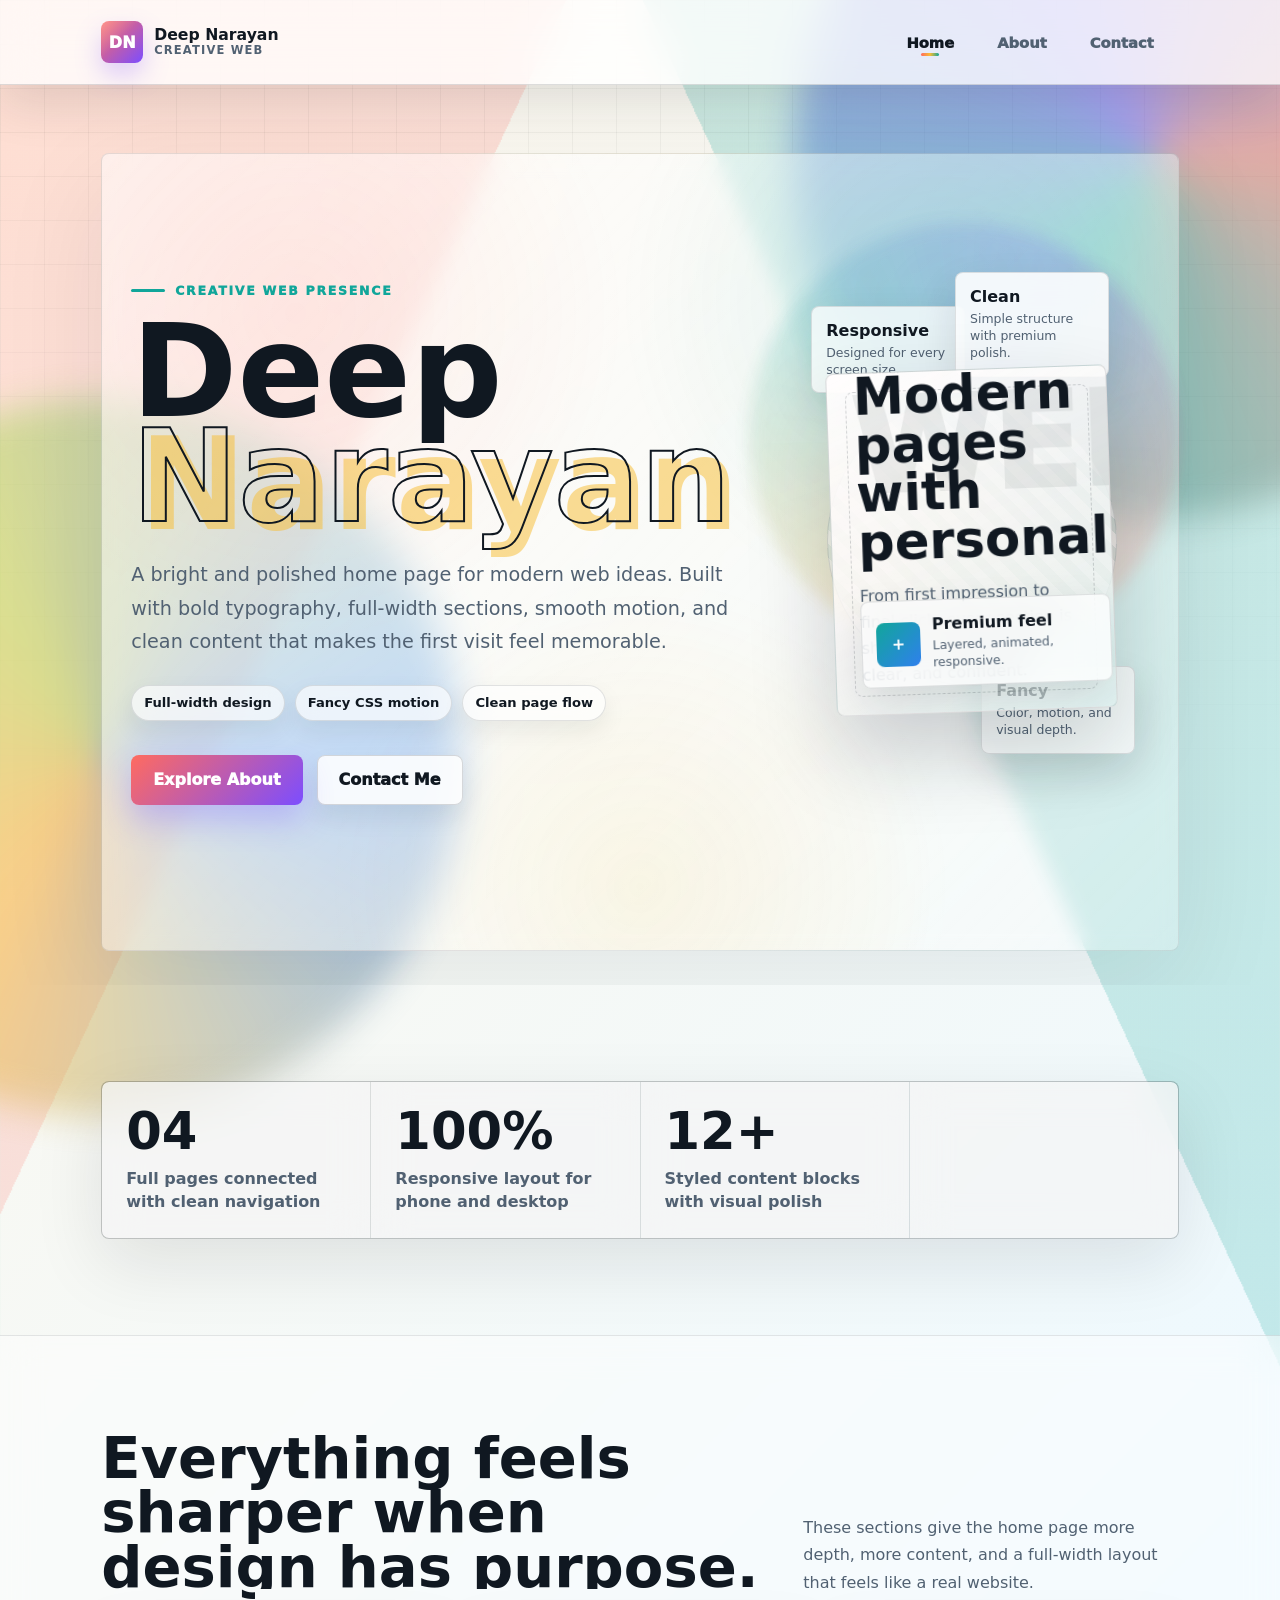
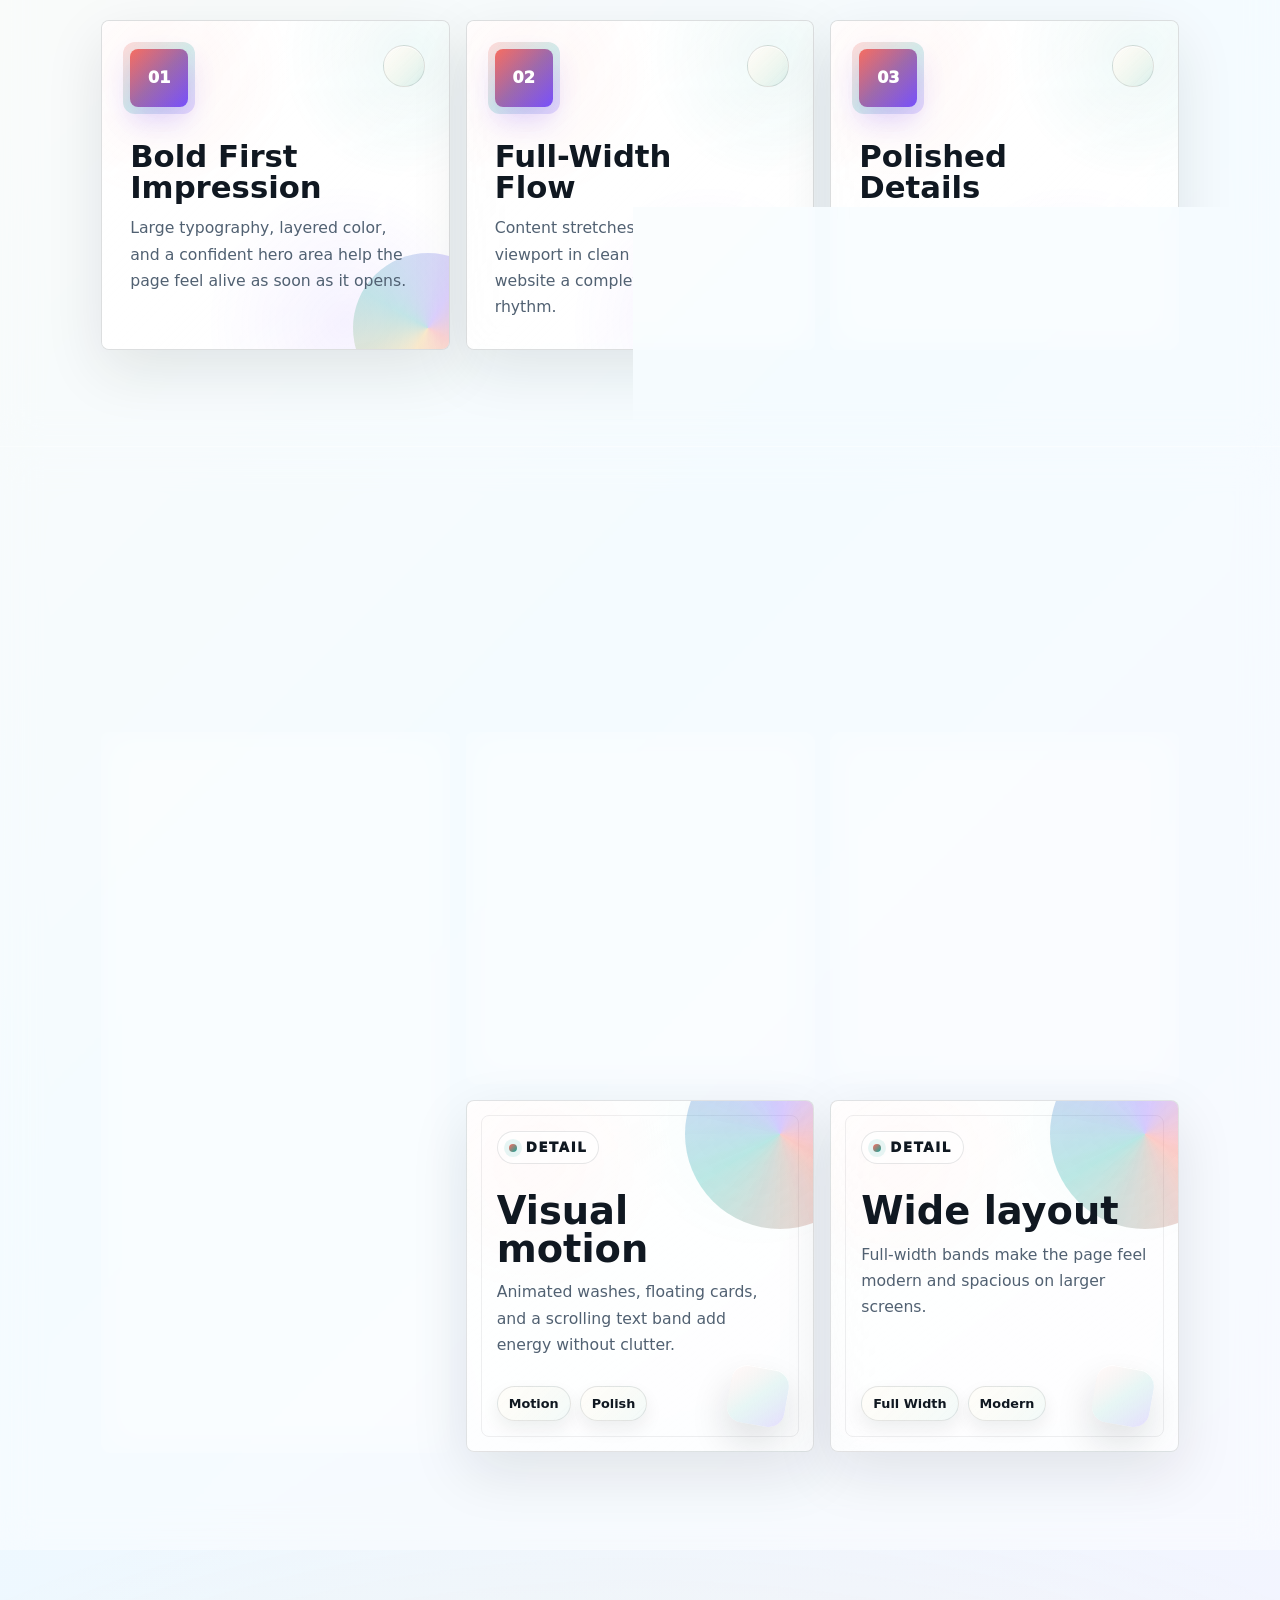
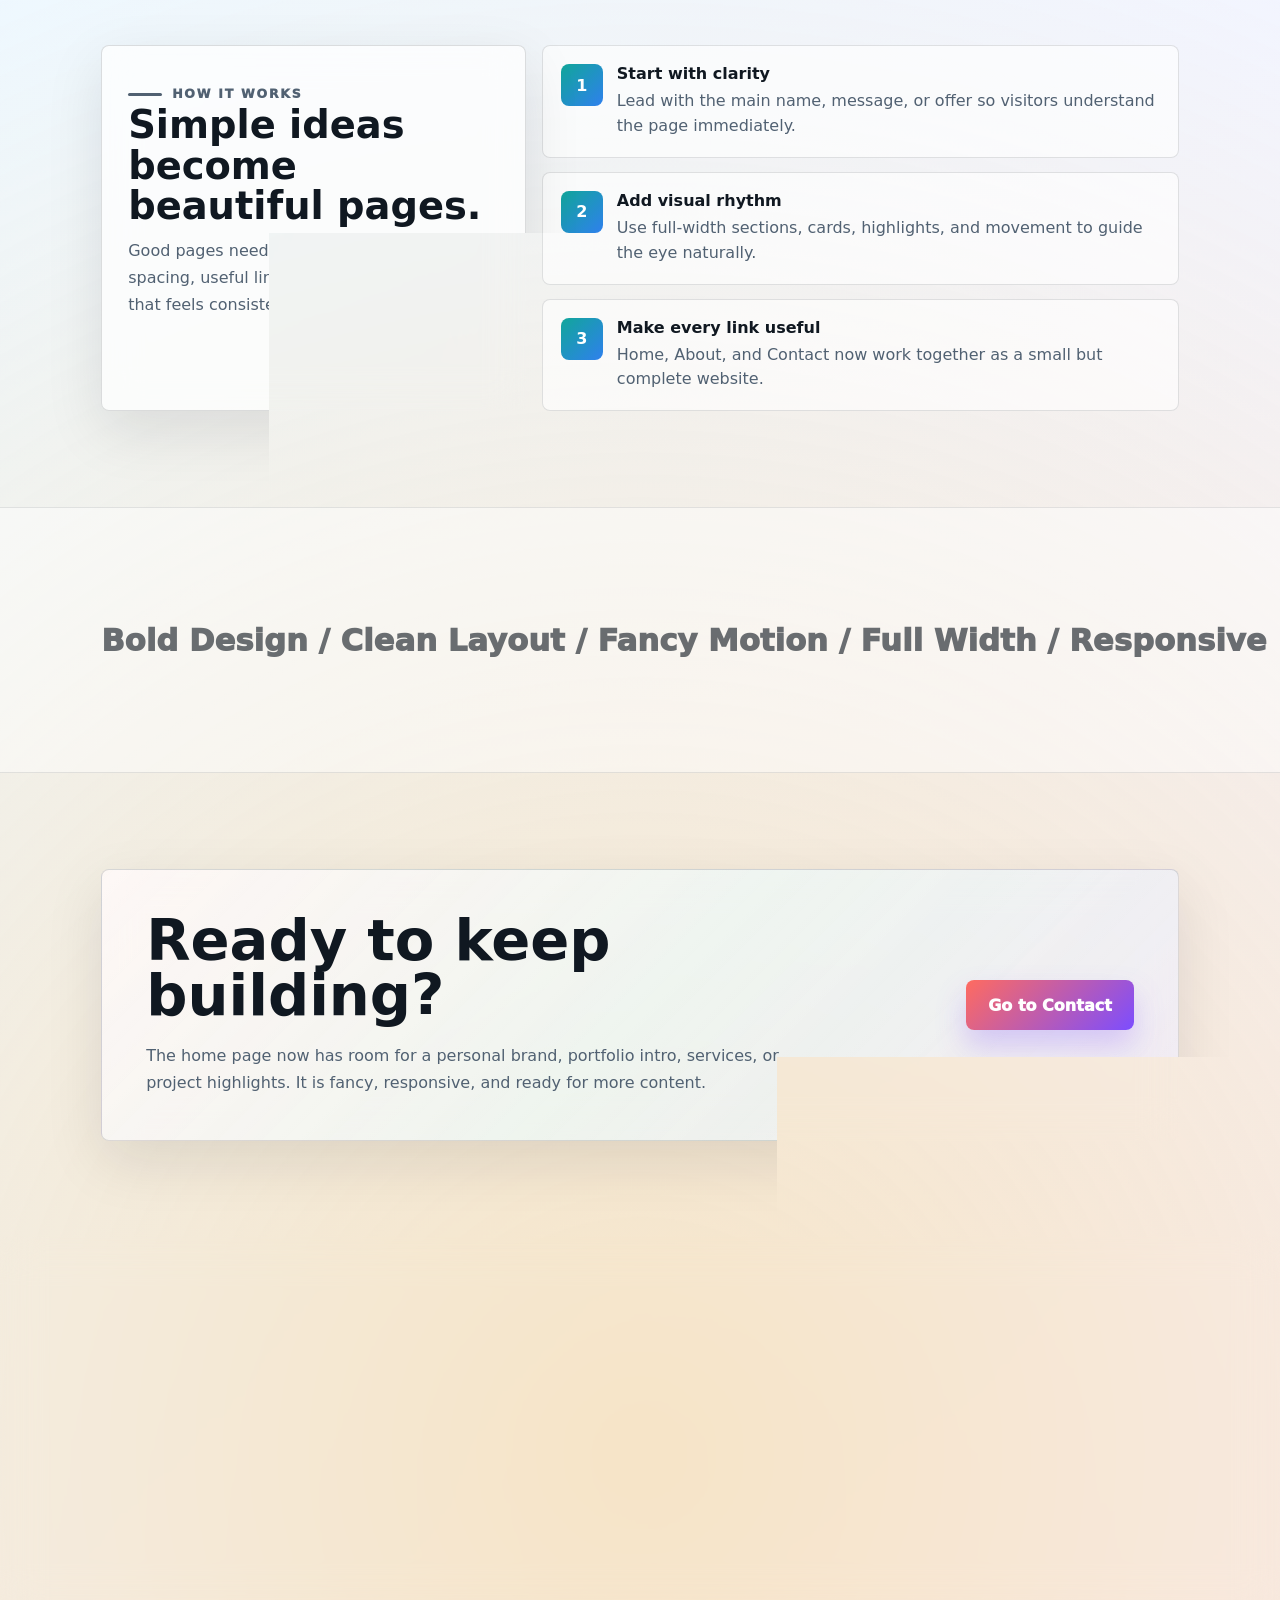
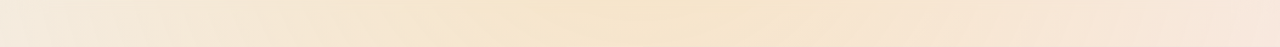
<file: index.html>
<!DOCTYPE html>
<html lang="en">
<head>
  <meta charset="UTF-8" />
  <meta name="viewport" content="width=device-width, initial-scale=1.0" />
  <title>:: Creative Web ::</title>
  <link rel="stylesheet" href="css/main_style.css" />
 
</head>
<body>
  <main class="page" aria-label="Deep Narayan home page">
    <div class="wash one"></div>
    <div class="wash two"></div>

    <header class="site-header" aria-label="Site header">
      <a class="logo" href="index.html" aria-label="Go to home page">
        <span class="logo-mark">DN</span>
        <span class="logo-text"><strong>Deep Narayan</strong><span>Creative Web</span></span>
      </a>
      <nav class="main-nav" aria-label="Main navigation">
        <a class="active" href="index.html" aria-current="page">Home</a>
        <a href="about.html">About</a>
        <a href="contact.html">Contact</a>
      </nav>
    </header>

    <section class="section hero-section">
      <div class="hero-grid">
        <div>
          <p class="eyebrow">Creative web presence</p>
          <h1>Deep <span>Narayan</span></h1>
          <p class="lead">A bright and polished home page for modern web ideas. Built with bold typography, full-width sections, smooth motion, and clean content that makes the first visit feel memorable.</p>
          <div class="hero-kicker" aria-label="Hero highlights"><span>Full-width design</span><span>Fancy CSS motion</span><span>Clean page flow</span></div>
          <div class="actions">
            <a class="button primary-glow" href="about.html">Explore About</a>
            <a class="button secondary" href="contact.html">Contact Me</a>
          </div>
        </div>
        <div class="hero-art" aria-hidden="true">
          <div class="float-card one"><strong>Responsive</strong><span>Designed for every screen size.</span></div>
          <div class="float-card two"><strong>Fancy</strong><span>Color, motion, and visual depth.</span></div>
          <div class="float-card three"><strong>Clean</strong><span>Simple structure with premium polish.</span></div>
          <div class="showcase-card"><div class="hero-metric"><b>+</b><div><strong>Premium feel</strong><span>Layered, animated, responsive.</span></div></div><div class="showcase-content"><h2>Modern pages with personality.</h2><p>From first impression to final click, every section is shaped to feel smooth, clear, and confident.</p></div></div>
        </div>
      </div>
    </section>

    <section class="section">
      <div class="stats-strip" aria-label="Website highlights">
        <div><strong>04</strong><span>Full pages connected with clean navigation</span></div>
        <div><strong>100%</strong><span>Responsive layout for phone and desktop</span></div>
        <div><strong>12+</strong><span>Styled content blocks with visual polish</span></div>
        <div><strong>24/7</strong><span>Ready to open directly in a browser</span></div>
      </div>
    </section>

    <section class="section feature-band">
      <div class="section-heading"><h2>Everything feels sharper when design has purpose.</h2><p>These sections give the home page more depth, more content, and a full-width layout that feels like a real website.</p></div>
      <div class="features">
        <article class="feature-card"><span class="shine"></span><span class="feature-icon">01</span><h3>Bold First Impression</h3><p>Large typography, layered color, and a confident hero area help the page feel alive as soon as it opens.</p></article>
        <article class="feature-card"><span class="shine"></span><span class="feature-icon">02</span><h3>Full-Width Flow</h3><p>Content stretches across the viewport in clean bands, giving the website a complete and spacious rhythm.</p></article>
        <article class="feature-card"><span class="shine"></span><span class="feature-icon">03</span><h3>Polished Details</h3><p>Soft glass surfaces, animated visual notes, and balanced cards add style without making the page noisy.</p></article>
      </div>
    </section>

    <section class="section portfolio-band">
      <div class="section-heading"><h2>A home page with real website energy.</h2><p>Project-style cards add visual variety and show how the page can grow into a portfolio or business site.</p></div>
      <div class="project-grid">
        <article class="project-card featured"><span class="project-glow"></span><div><small>Featured style</small><h3>Creative personal website</h3><p>A bold front page with a sticky menu, polished cards, and smooth navigation to About and Contact.</p></div><div class="project-tags"><span>Hero</span><span>Navigation</span><span>Responsive</span><span>Fancy UI</span></div></article>
        <article class="project-card"><span class="project-glow"></span><div><small>Section</small><h3>Service blocks</h3><p>Clear cards explain what the site offers while keeping the design light and premium.</p></div><div class="project-tags"><span>Cards</span><span>Content</span></div></article>
        <article class="project-card"><span class="project-glow"></span><div><small>Section</small><h3>Contact path</h3><p>Strong calls to action guide visitors naturally toward the contact page.</p></div><div class="project-tags"><span>CTA</span><span>Flow</span></div></article>
        <article class="project-card"><span class="project-glow"></span><div><small>Detail</small><h3>Visual motion</h3><p>Animated washes, floating cards, and a scrolling text band add energy without clutter.</p></div><div class="project-tags"><span>Motion</span><span>Polish</span></div></article>
        <article class="project-card"><span class="project-glow"></span><div><small>Detail</small><h3>Wide layout</h3><p>Full-width bands make the page feel modern and spacious on larger screens.</p></div><div class="project-tags"><span>Full Width</span><span>Modern</span></div></article>
      </div>
    </section>

    <section class="section">
      <div class="process-grid">
        <article class="process-card"><p class="eyebrow">How it works</p><h2 class="section-title">Simple ideas become beautiful pages.</h2><p>Good pages need a clear message, strong spacing, useful links, and a design language that feels consistent from top to bottom.</p></article>
        <div class="step-list">
          <div class="step"><b>1</b><div><strong>Start with clarity</strong><span>Lead with the main name, message, or offer so visitors understand the page immediately.</span></div></div>
          <div class="step"><b>2</b><div><strong>Add visual rhythm</strong><span>Use full-width sections, cards, highlights, and movement to guide the eye naturally.</span></div></div>
          <div class="step"><b>3</b><div><strong>Make every link useful</strong><span>Home, About, and Contact now work together as a small but complete website.</span></div></div>
        </div>
      </div>
    </section>

    <section class="section marquee" aria-label="Design keywords"><div class="marquee-track"><span>Bold Design / Clean Layout / Fancy Motion / Full Width / Responsive Pages /</span><span>Bold Design / Clean Layout / Fancy Motion / Full Width / Responsive Pages /</span></div></section>

    <section class="section"><div class="cta-panel"><div><h2>Ready to keep building?</h2><p>The home page now has room for a personal brand, portfolio intro, services, or project highlights. It is fancy, responsive, and ready for more content.</p></div><a class="button" href="contact.html">Go to Contact</a></div></section>
  

    <footer class="site-footer">
      <div class="footer-inner">
        <div class="footer-brand">
          <p class="footer-kicker">Deep Narayan Creative Web</p>
          <h2>Bold pages, smooth links, polished endings.</h2>
          <p>A fancy little website experience with a connected Home, About, and Contact flow.</p>
        </div>
        <div class="footer-panel">
          <nav class="footer-links" aria-label="Footer navigation">
            <a class="active" aria-current="page" href="index.html">Home</a>
            <a href="about.html">About</a>
            <a href="contact.html">Contact</a>
          </nav>
          <div class="footer-note">Made with clean HTML and fancy CSS.</div>
        </div>
      </div>
    </footer>
      </div>
    </footer>
  </main>
  <!-- <script>
    const siteHeader = document.querySelector('.site-header');

    function updateHeaderSize() {
      siteHeader.classList.toggle('is-scrolled', window.scrollY > 16);
    }

    updateHeaderSize();
    window.addEventListener('scroll', updateHeaderSize, { passive: true });
  </script>
   <div class="showpiece" aria-hidden="true">
        <div class="badge one"></div>
        <div class="badge two"></div>
        <div class="badge three"></div>
        <div class="planet"><strong>Hi</strong></div>
    </div>
    </section>
  </main>
  <script>
    const siteHeader = document.querySelector('.site-header');

    function updateHeaderSize() {
      siteHeader.classList.toggle('is-scrolled', window.scrollY > 16);
    }

    updateHeaderSize();
    window.addEventListener('scroll', updateHeaderSize, { passive: true });
  </script> -->
</body>
</html>
</file>
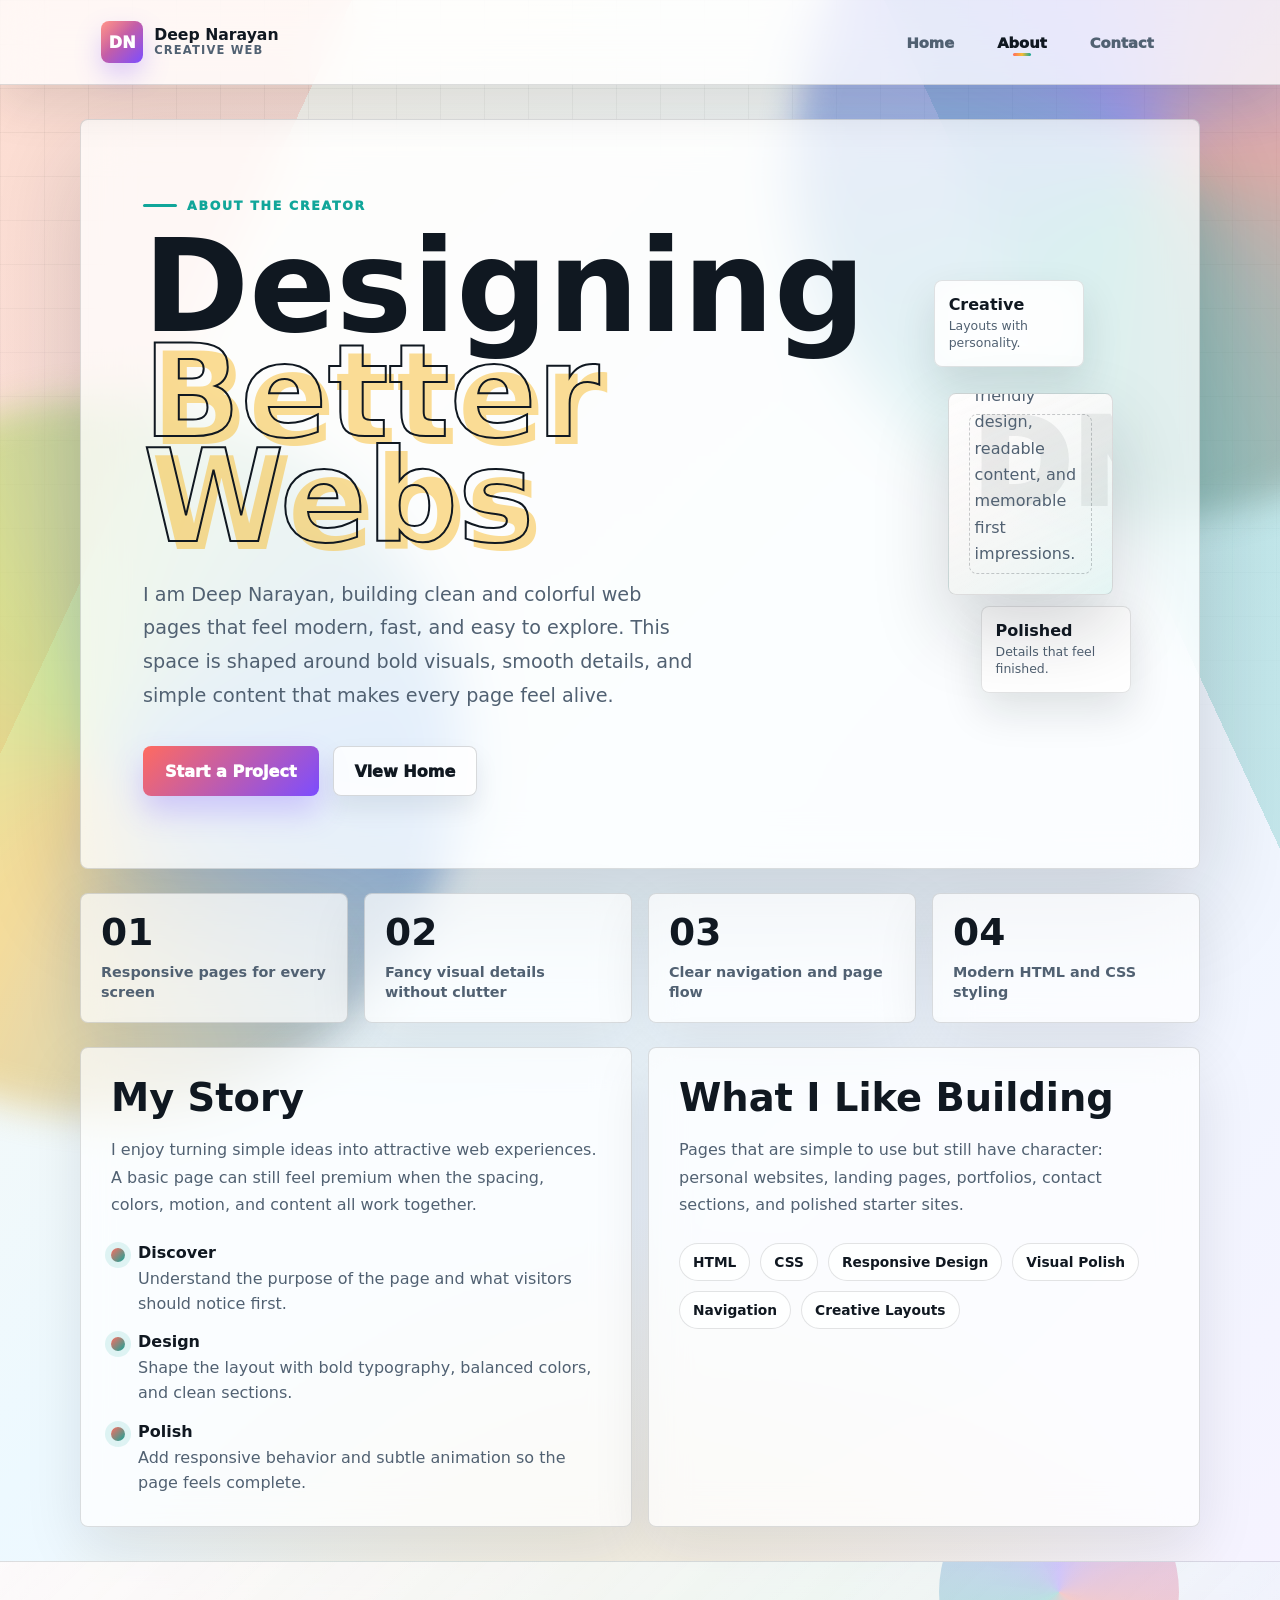
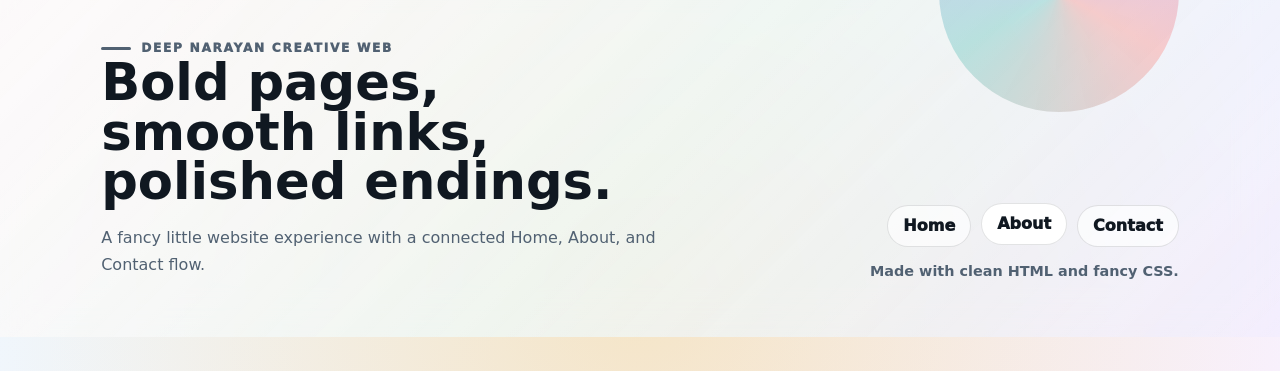
<file: about.html>
<!DOCTYPE html>
<html lang="en">
<head>
  <meta charset="UTF-8" />
  <meta name="viewport" content="width=device-width, initial-scale=1.0" />
  <title>:: About ::</title>
  <link rel="stylesheet" href="css/main_style.css" />

</head>
<body>
  <main class="page" aria-label="About Deep Narayan">
    <div class="color-wash one"></div>
    <div class="color-wash two"></div>

   <header class="site-header" aria-label="Site header">
      <a class="logo" href="index.html" aria-label="Go to home page">
        <span class="logo-mark">DN</span>
        <span class="logo-text"><strong>Deep Narayan</strong><span>Creative Web</span></span>
      </a>
      <nav class="main-nav" aria-label="Main navigation">
        <a href="index.html" aria-current="page">Home</a>
        <a class="active" href="about.html">About</a>
        <a href="contact.html">Contact</a>
      </nav>
    </header>

    <div class="about-shell">
      <section class="hero-panel">
        <div class="about-copy">
          <p class="eyebrow">About the creator</p>
          <h1>Designing <span>Better Webs</span></h1>
          <p class="lead">
            I am Deep Narayan, building clean and colorful web pages that feel modern, fast, and easy to explore. This space is shaped around bold visuals, smooth details, and simple content that makes every page feel alive.
          </p>
          <div class="actions">
            <a class="button" href="contact.html">Start a Project</a>
            <a class="button secondary" href="index.html">View Home</a>
          </div>
        </div>

        <div class="visual-card" aria-hidden="true">
          <div class="floating-note one"><strong>Creative</strong><span>Layouts with personality.</span></div>
          <div class="floating-note two"><strong>Polished</strong><span>Details that feel finished.</span></div>
          <div class="portrait-card">
            <div class="portrait-content">
              <h2>Fresh ideas, sharp pages.</h2>
              <p>Focused on friendly design, readable content, and memorable first impressions.</p>
            </div>
          </div>
        </div>
      </section>

      <section class="stats-grid" aria-label="Highlights">
        <div class="stat"><strong>01</strong><span>Responsive pages for every screen</span></div>
        <div class="stat"><strong>02</strong><span>Fancy visual details without clutter</span></div>
        <div class="stat"><strong>03</strong><span>Clear navigation and page flow</span></div>
        <div class="stat"><strong>04</strong><span>Modern HTML and CSS styling</span></div>
      </section>

      <section class="story-grid">
        <article class="story-card">
          <h2 class="section-title">My Story</h2>
          <p>
            I enjoy turning simple ideas into attractive web experiences. A basic page can still feel premium when the spacing, colors, motion, and content all work together.
          </p>
          <div class="timeline">
            <div class="timeline-item"><span class="dot"></span><div><strong>Discover</strong><span>Understand the purpose of the page and what visitors should notice first.</span></div></div>
            <div class="timeline-item"><span class="dot"></span><div><strong>Design</strong><span>Shape the layout with bold typography, balanced colors, and clean sections.</span></div></div>
            <div class="timeline-item"><span class="dot"></span><div><strong>Polish</strong><span>Add responsive behavior and subtle animation so the page feels complete.</span></div></div>
          </div>
        </article>

        <article class="skill-card">
          <h2 class="section-title">What I Like Building</h2>
          <p>
            Pages that are simple to use but still have character: personal websites, landing pages, portfolios, contact sections, and polished starter sites.
          </p>
          <div class="skill-tags" aria-label="Skills and interests">
            <span>HTML</span>
            <span>CSS</span>
            <span>Responsive Design</span>
            <span>Visual Polish</span>
            <span>Navigation</span>
            <span>Creative Layouts</span>
          </div>
        </article>
      </section>
    </div>
  

    <footer class="site-footer">
      <div class="footer-inner">
        <div class="footer-brand">
          <p class="footer-kicker">Deep Narayan Creative Web</p>
          <h2>Bold pages, smooth links, polished endings.</h2>
          <p>A fancy little website experience with a connected Home, About, and Contact flow.</p>
        </div>
        <div class="footer-panel">
          <nav class="footer-links" aria-label="Footer navigation">
            <a href="index.html">Home</a>
            <a class="active" aria-current="page" href="about.html">About</a>
            <a href="contact.html">Contact</a>
          </nav>
          <div class="footer-note">Made with clean HTML and fancy CSS.</div>
        </div>
      </div>
    </footer>
  </main>

  <script>
    const siteHeader = document.querySelector('.site-header');

    function updateHeaderSize() {
      siteHeader.classList.toggle('is-scrolled', window.scrollY > 16);
    }

    updateHeaderSize();
    window.addEventListener('scroll', updateHeaderSize, { passive: true });
  </script>
</body>
</html>
</file>
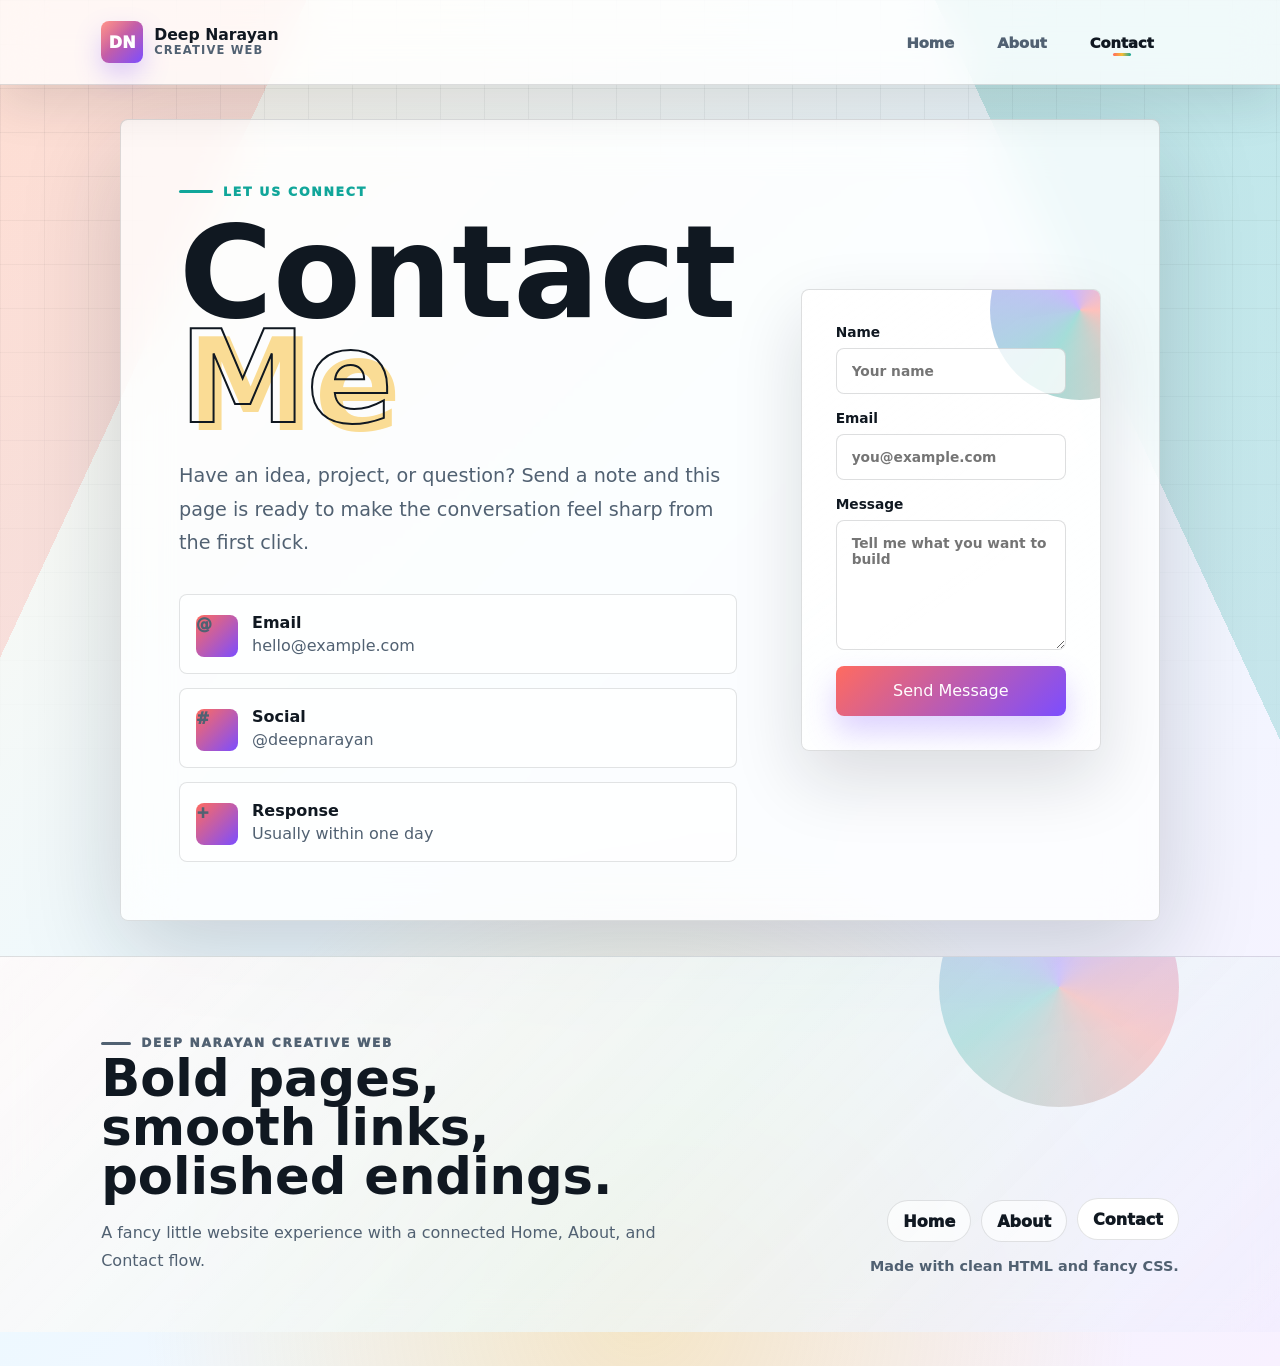
<file: contact.html>
<!DOCTYPE html>
<html lang="en">
<head>
  <meta charset="UTF-8" />
  <meta name="viewport" content="width=device-width, initial-scale=1.0" />
  <title>:: Contacts ::</title>
  <link rel="stylesheet" href="css/main_style.css" />
</head>
<body>
  <main class="contact" aria-label="Contact page">
    <header class="site-header" aria-label="Site header">
      <a class="logo" href="index.html" aria-label="Go to home page">
        <span class="logo-mark">DN</span>
        <span class="logo-text"><strong>Deep Narayan</strong><span>Creative Web</span></span>
      </a>
      <nav class="main-nav" aria-label="Main navigation">
        <a href="index.html">Home</a>
        <a href="about.html">About</a>
        <a class="active" aria-current="page" href="contact.html">Contact</a>
      </nav>
    </header>
    <section class="contact-shell">
      <div>
        <p class="eyebrow">Let us connect</p>
        <h1>Contact <span>Me</span></h1>
        <p class="lead">Have an idea, project, or question? Send a note and this page is ready to make the conversation feel sharp from the first click.</p>
        <div class="contact-list" aria-label="Contact details">
          <div class="contact-item"><span class="contact-icon">@</span><div><strong>Email</strong><span>hello@example.com</span></div></div>
          <div class="contact-item"><span class="contact-icon">#</span><div><strong>Social</strong><span>@deepnarayan</span></div></div>
          <div class="contact-item"><span class="contact-icon">+</span><div><strong>Response</strong><span>Usually within one day</span></div></div>
        </div>
      </div>

      <div class="form-card">
        <form>
          <label>Name<input type="text" name="name" placeholder="Your name" /></label>
          <label>Email<input type="email" name="email" placeholder="you@example.com" /></label>
          <label>Message<textarea name="message" placeholder="Tell me what you want to build"></textarea></label>
          <button type="submit">Send Message</button>
        </form>
      </div>
    </section>
  

    <footer class="site-footer">
      <div class="footer-inner">
        <div class="footer-brand">
          <p class="footer-kicker">Deep Narayan Creative Web</p>
          <h2>Bold pages, smooth links, polished endings.</h2>
          <p>A fancy little website experience with a connected Home, About, and Contact flow.</p>
        </div>
        <div class="footer-panel">
          <nav class="footer-links" aria-label="Footer navigation">
            <a href="index.html">Home</a>
            <a href="about.html">About</a>
            <a class="active" aria-current="page" href="contact.html">Contact</a>
          </nav>
          <div class="footer-note">Made with clean HTML and fancy CSS.</div>
        </div>
      </div>
    </footer>
  </main>

  <script>
    const siteHeader = document.querySelector('.site-header');

    function updateHeaderSize() {
      siteHeader.classList.toggle('is-scrolled', window.scrollY > 16);
    }

    updateHeaderSize();
    window.addEventListener('scroll', updateHeaderSize, { passive: true });
  </script>
</body>
</html>
</file>
<file: css/main_style.css>
:root {
      --ink: #101821;
      --muted: #516172;
      --coral: #ff6b5f;
      --teal: #11a69a;
      --gold: #f8bd35;
      --blue: #2f80ed;
      --plum: #7c4dff;
      --leaf: #b6df45;
      --line: rgba(16, 24, 33, 0.14);
      --shadow: rgba(16, 24, 33, 0.18);
      --content-max: 1180px;
      --page-gutter: clamp(22px, 4vw, 54px);
      --content-pad: max(var(--page-gutter), calc((100vw - var(--content-max)) / 2 + var(--page-gutter)));
    }

    * { box-sizing: border-box; }
    html { min-height: 100%; scroll-behavior: smooth; background: #fff7e8; }

    body {
      margin: 0;
      min-height: 100vh;
      color: var(--ink);
      font-family: Inter, ui-sans-serif, system-ui, -apple-system, BlinkMacSystemFont, "Segoe UI", sans-serif;
      background:
        linear-gradient(115deg, rgba(255, 107, 95, 0.18) 0 16%, transparent 16% 100%),
        linear-gradient(245deg, rgba(17, 166, 154, 0.20) 0 18%, transparent 18% 100%),
        radial-gradient(circle at 50% 96%, rgba(248, 189, 53, 0.28), transparent 34%),
        linear-gradient(135deg, #fff8ec 0%, #edf9ff 46%, #f8f1ff 100%);
      overflow-x: hidden;
    }

    .page { position: relative; min-height: 100vh; padding: 34px; isolation: isolate; }

    .site-header {
      position: sticky;
      top: 0;
      z-index: 20;
      width: 100vw;
      margin: -34px calc(50% - 50vw) 34px;
      display: flex;
      align-items: center;
      justify-content: space-between;
      gap: 18px;
      padding: 14px var(--content-pad);
      border-bottom: 1px solid rgba(16, 24, 33, 0.14);
      background: rgba(255, 255, 255, 0.76);
      box-shadow: 0 18px 50px rgba(16, 24, 33, 0.12);
      backdrop-filter: blur(20px);
      transition: padding 220ms ease, background 220ms ease, box-shadow 220ms ease;
    }

    .site-header.is-scrolled { padding-top: 8px; padding-bottom: 8px; background: rgba(255, 255, 255, 0.88); box-shadow: 0 12px 34px rgba(16, 24, 33, 0.10); }
    .site-header.is-scrolled .logo-mark { width: 36px; height: 36px; }
    .site-header.is-scrolled .main-nav a { min-height: 34px; }

    .logo { display: inline-flex; align-items: center; gap: 11px; color: var(--ink); font-weight: 950; text-decoration: none; white-space: nowrap; }
    .logo-mark { width: 42px; height: 42px; display: grid; place-items: center; border-radius: 8px; color: #fff; font-size: 1rem; font-weight: 950; background: linear-gradient(135deg, rgba(255, 255, 255, 0.28), transparent 46%), linear-gradient(135deg, var(--coral), var(--plum)); box-shadow: 0 12px 26px rgba(124, 77, 255, 0.26); transition: width 220ms ease, height 220ms ease; }
    .logo-text { display: grid; gap: 2px; line-height: 1; }
    .logo-text strong { font-size: 0.98rem; }
    .logo-text span { color: var(--muted); font-size: 0.72rem; font-weight: 800; letter-spacing: 0.10em; text-transform: uppercase; }

    .main-nav { position: relative; display: flex; align-items: center; gap: 7px; padding: 7px; 
      /* border-radius: 999px; 
      background: linear-gradient(135deg, rgba(255, 255, 255, 0.88), rgba(255, 255, 255, 0.52)), linear-gradient(135deg, rgba(255, 107, 95, 0.12), rgba(17, 166, 154, 0.12), rgba(124, 77, 255, 0.12));  */
    }
    .main-nav a { 
      position: relative; 
      z-index: 1; 
      display: inline-flex; 
      align-items: center; 
      justify-content: center; 
      min-height: 42px; 
      padding: 0 18px; 
      border-radius: 999px; 
      color: var(--muted); 
      font-size: 0.92rem; 
      font-weight: 950; text-decoration: none; 
      overflow: hidden; transition: color 180ms ease, transform 180ms ease, min-height 220ms ease; 
    }
    .main-nav a::before { 
      content: ""; position:absolute; inset:5px; 
      z-index: -1; 
      border-radius:inherit; 
      /* background: rgba(255, 255, 255, 0.72);  */
      opacity: 0; transform: scale(0.78); 
      transition: opacity 180ms ease, transform 180ms ease;
     }
    .main-nav a::after { content: ""; position: absolute; left: 50%; bottom: 7px; width: 18px; height: 3px; border-radius: 999px; background: linear-gradient(90deg, var(--coral), var(--gold), var(--teal)); opacity: 0; transform: translateX(-50%) scaleX(0.35); transition: opacity 180ms ease, transform 180ms ease; }
    .main-nav a:hover { color: var(--ink); transform: translateY(-2px); }
    .main-nav a:hover::before, .main-nav a.active::before { opacity: 1; transform: scale(1); }
    .main-nav a:hover::after, .main-nav a.active::after { opacity: 1; transform: translateX(-50%) scaleX(1); }
    .main-nav a.active { color: var(--ink); }

    .page::before { content: ""; position: fixed; inset: 0; z-index: -4; background-image: linear-gradient(rgba(16, 24, 33, 0.06) 1px, transparent 1px), linear-gradient(90deg, rgba(16, 24, 33, 0.06) 1px, transparent 1px); background-size: 44px 44px; mask-image: linear-gradient(to bottom, rgba(0, 0, 0, 0.86), transparent 92%); }
    .wash { position: fixed; z-index: -3; width: 56vw; min-width: 430px; height: 56vw; min-height: 430px; border-radius: 50%; filter: blur(18px); opacity: 0.48; animation: breathe 9s ease-in-out infinite; }
    .wash.one { top: -22%; right: -18%; background: conic-gradient(from 90deg, var(--coral), var(--teal), var(--plum), var(--coral)); }
    .wash.two { bottom: -24%; left: -20%; background: conic-gradient(from 210deg, var(--gold), var(--leaf), var(--blue), var(--gold)); animation-delay: -4s; }

    .section { width: 100vw; margin-left: calc(50% - 50vw); margin-right: calc(50% - 50vw); padding: clamp(52px, 8vw, 96px) var(--content-pad); }
    .section > *,
    .hero-grid { max-width: var(--content-max); margin-left: auto; margin-right: auto; }
    .hero-section { min-height: calc(100vh - 34px); display: grid; align-items: center; padding-top: clamp(44px, 7vw, 74px); }
    .hero-grid { display: grid; grid-template-columns: 1.04fr 0.96fr; gap: clamp(30px, 6vw, 78px); align-items: center; }

    .eyebrow { display: inline-flex; align-items: center; gap: 10px; margin: 0 0 22px; color: var(--teal); font-size: 0.78rem; font-weight: 950; letter-spacing: 0.14em; text-transform: uppercase; }
    .eyebrow::before { content: ""; width: 34px; height: 3px; border-radius: 999px; background: currentColor; }
    h1 { margin: 0; max-width: 790px; font-size: clamp(4rem, 10vw, 9.4rem); line-height: 0.82; letter-spacing: 0; }
    h1 span { display: block; color: transparent; -webkit-text-stroke: 2px var(--ink); text-shadow: 8px 8px 0 rgba(248, 189, 53, 0.52); }
    .lead { max-width: 660px; margin: 30px 0 0; color: var(--muted); font-size: clamp(1rem, 1.7vw, 1.23rem); line-height: 1.76; }
    .actions { display: flex; flex-wrap: wrap; gap: 14px; margin-top: 34px; }
    .button { display: inline-flex; align-items: center; justify-content: center; min-height: 50px; padding: 0 22px; border: 0; border-radius: 8px; color: #fff; font-weight: 950; text-decoration: none; background: linear-gradient(135deg, var(--coral), var(--plum)); box-shadow: 0 16px 30px rgba(124, 77, 255, 0.25); transition: transform 180ms ease, box-shadow 180ms ease; }
    .button:hover { transform: translateY(-3px); box-shadow: 0 22px 40px rgba(124, 77, 255, 0.30); }
    .button.secondary { color: var(--ink); background: rgba(255, 255, 255, 0.86); box-shadow: inset 0 0 0 1px rgba(16, 24, 33, 0.16), 0 12px 24px rgba(16, 24, 33, 0.08); }

    .hero-art { position: relative; min-height: 560px; display: grid; place-items: center; }
    .showcase-card { position: relative; width: min(86%, 420px); aspect-ratio: 0.82; padding: 26px; border: 1px solid var(--line); border-radius: 8px; background: linear-gradient(155deg, rgba(255, 255, 255, 0.96), rgba(255, 255, 255, 0.58)), linear-gradient(135deg, rgba(255, 107, 95, 0.26), rgba(17, 166, 154, 0.26)); box-shadow: 0 38px 86px rgba(16, 24, 33, 0.20); overflow: hidden; }
    .showcase-card::before { content: "WEB"; position: absolute; top: 22px; left: 22px; color: rgba(16, 24, 33, 0.07); font-size: clamp(5.4rem, 11vw, 8rem); font-weight: 950; line-height: 0.85; }
    .showcase-content { position: relative; height: 100%; display: flex; flex-direction: column; justify-content: flex-end; }
    .showcase-content h2 { margin: 0; font-size: clamp(2rem, 4vw, 3.45rem); line-height: 0.95; }
    .showcase-content p { margin: 16px 0 0; color: var(--muted); line-height: 1.65; }
    .float-card { position: absolute; width: 154px; padding: 14px; border: 1px solid rgba(16, 24, 33, 0.12); border-radius: 8px; background: rgba(255, 255, 255, 0.78); box-shadow: 0 18px 42px rgba(16, 24, 33, 0.12); backdrop-filter: blur(16px); animation: lift 6s ease-in-out infinite; }
    .float-card strong, .float-card span { display: block; }
    .float-card span { margin-top: 5px; color: var(--muted); font-size: 0.78rem; line-height: 1.35; }
    .float-card.one { top: 8%; left: 1%; }
    .float-card.two { right: 0; bottom: 12%; animation-delay: -2.5s; }
    .float-card.three { right: 8%; top: 2%; background: rgba(255, 255, 255, 0.88); animation-delay: -4s; }



    .hero-section {
      position: relative;
      overflow: hidden;
    }

    .hero-section::before {
      content: "";
      position: absolute;
      inset: clamp(18px, 3vw, 34px) var(--content-pad);
      z-index: -1;
      border: 1px solid rgba(16, 24, 33, 0.10);
      border-radius: 8px;
      background:
        linear-gradient(135deg, rgba(255, 255, 255, 0.48), rgba(255, 255, 255, 0.20)),
        radial-gradient(circle at 18% 20%, rgba(255, 107, 95, 0.16), transparent 30%),
        radial-gradient(circle at 78% 18%, rgba(17, 166, 154, 0.16), transparent 30%);
      box-shadow: 0 34px 110px rgba(16, 24, 33, 0.08);
      backdrop-filter: blur(10px);
    }

    .hero-section::after {
      content: "";
      position: absolute;
      right: var(--content-pad);
      top: 12%;
      z-index: -1;
      width: min(34vw, 430px);
      aspect-ratio: 1;
      border-radius: 50%;
      background: conic-gradient(from 120deg, rgba(255, 107, 95, 0.24), rgba(248, 189, 53, 0.24), rgba(17, 166, 154, 0.20), rgba(124, 77, 255, 0.22), rgba(255, 107, 95, 0.24));
      filter: blur(8px);
      opacity: 0.82;
      animation: heroSpin 18s linear infinite;
    }

    .hero-grid {
      position: relative;
      padding:clamp(0px, 0vw, 0px) 30px;
    }

    .hero-kicker {
      display: flex;
      flex-wrap: wrap;
      gap: 10px;
      margin-top: 26px;
    }

    .hero-kicker span {
      display: inline-flex;
      align-items: center;
      min-height: 36px;
      padding: 0 12px;
      border: 1px solid rgba(16, 24, 33, 0.12);
      border-radius: 999px;
      color: var(--ink);
      font-size: 0.82rem;
      font-weight: 900;
      background: rgba(255, 255, 255, 0.66);
      box-shadow: 0 10px 24px rgba(16, 24, 33, 0.07);
      backdrop-filter: blur(14px);
    }

    .hero-art::before {
      content: "";
      position: absolute;
      width: min(88%, 470px);
      aspect-ratio: 1;
      border-radius: 50%;
      border: 1px solid rgba(16, 24, 33, 0.12);
      background:
        linear-gradient(135deg, rgba(255, 255, 255, 0.34), rgba(255, 255, 255, 0.10)),
        repeating-linear-gradient(45deg, rgba(255, 255, 255, 0.34) 0 10px, rgba(17, 166, 154, 0.08) 10px 20px);
      animation: heroOrbit 12s ease-in-out infinite;
    }

    .showcase-card {
      transform: rotate(-2deg);
      transition: transform 260ms ease, box-shadow 260ms ease;
    }

    .showcase-card:hover {
      transform: rotate(0deg) translateY(-8px);
      box-shadow: 0 46px 100px rgba(16, 24, 33, 0.24);
    }

    .showcase-card::after {
      content: "";
      position: absolute;
      inset: 18px;
      border: 1px dashed rgba(16, 24, 33, 0.18);
      border-radius: 8px;
    }

    .showcase-content {
      z-index: 1;
    }

    .hero-metric {
      position: absolute;
      left: 26px;
      bottom: 26px;
      z-index: 2;
      display: grid;
      grid-template-columns: auto 1fr;
      gap: 12px;
      align-items: center;
      max-width: 250px;
      padding: 14px;
      border: 1px solid rgba(16, 24, 33, 0.12);
      border-radius: 8px;
      background: rgba(255, 255, 255, 0.74);
      box-shadow: 0 18px 42px rgba(16, 24, 33, 0.13);
      backdrop-filter: blur(16px);
    }

    .hero-metric b {
      width: 44px;
      height: 44px;
      display: grid;
      place-items: center;
      border-radius: 8px;
      color: #fff;
      background: linear-gradient(135deg, var(--teal), var(--blue));
    }

    .hero-metric strong,
    .hero-metric span {
      display: block;
    }

    .hero-metric span {
      margin-top: 4px;
      color: var(--muted);
      font-size: 0.78rem;
      line-height: 1.35;
    }

    .button.primary-glow {
      position: relative;
      overflow: hidden;
    }

    .button.primary-glow::after {
      content: "";
      position: absolute;
      inset: 0;
      background: linear-gradient(110deg, transparent 0 35%, rgba(255, 255, 255, 0.36) 48%, transparent 62% 100%);
      transform: translateX(-120%);
      transition: transform 520ms ease;
    }

    .button.primary-glow:hover::after {
      transform: translateX(120%);
    }

    @keyframes heroSpin {
      to { transform: rotate(360deg); }
    }

    @keyframes heroOrbit {
      0%, 100% { transform: translateY(0) rotate(0deg); }
      50% { transform: translateY(-18px) rotate(10deg); }
    }



    .hero-section {
      padding-left: var(--content-pad);
      padding-right: var(--content-pad);
    }

    .hero-section::before {
      inset: clamp(18px, 3vw, 34px) var(--content-pad);
      background:
        linear-gradient(135deg, rgba(255, 255, 255, 0.58), rgba(255, 255, 255, 0.24)),
        radial-gradient(circle at 18% 20%, rgba(255, 107, 95, 0.18), transparent 30%),
        radial-gradient(circle at 78% 18%, rgba(17, 166, 154, 0.18), transparent 30%),
        radial-gradient(circle at 50% 92%, rgba(248, 189, 53, 0.16), transparent 34%);
    }

    .hero-section .lead {
      max-width: 700px;
    }

    .stats-strip { display: grid; grid-template-columns: repeat(4, 1fr); gap: 1px; overflow: hidden; border: 1px solid var(--line); border-radius: 8px; background: rgba(16, 24, 33, 0.12); box-shadow: 0 24px 70px rgba(16, 24, 33, 0.10); }
    .stats-strip div { min-height: 132px; padding: 24px; background: rgba(255, 255, 255, 0.72); backdrop-filter: blur(18px); }
    .stats-strip strong { display: block; font-size: clamp(2rem, 4vw, 3.4rem); line-height: 1; }
    .stats-strip span { display: block; margin-top: 10px; color: var(--muted); font-weight: 850; line-height: 1.45; }

    .feature-band, .portfolio-band { background: rgba(255, 255, 255, 0.42); border-top: 1px solid rgba(16, 24, 33, 0.10); border-bottom: 1px solid rgba(16, 24, 33, 0.10); backdrop-filter: blur(18px); }
    .section-heading { display: flex; align-items: end; justify-content: space-between; gap: 24px; margin-bottom: 24px; }
    .section-heading h2, .cta-panel h2 { margin: 0; max-width: 680px; font-size: clamp(2rem, 4.5vw, 4.2rem); line-height: 0.95; letter-spacing: 0; }
    .section-heading p, .cta-panel p { max-width: 460px; margin: 0; color: var(--muted); line-height: 1.7; }
    .features, .project-grid { display: grid; grid-template-columns: repeat(3, 1fr); gap: 16px; }
    .feature-card, .project-card, .process-card, .cta-panel { border: 1px solid var(--line); border-radius: 8px; background: rgba(255, 255, 255, 0.72); box-shadow: 0 20px 58px rgba(16, 24, 33, 0.10); backdrop-filter: blur(18px); }
    .feature-card, .project-card, .process-card { padding: 26px; }
    .feature-card { min-height: 245px; }
    .feature-icon { width: 48px; height: 48px; display: grid; place-items: center; border-radius: 8px; color: #fff; font-weight: 950; background: linear-gradient(135deg, var(--coral), var(--plum)); box-shadow: 0 14px 28px rgba(124, 77, 255, 0.22); }
    .feature-card h3, .project-card h3, .process-card h3 { margin: 24px 0 0; font-size: 1.35rem; }
    .feature-card p, .project-card p, .process-card p { margin: 12px 0 0; color: var(--muted); line-height: 1.68; }



    .feature-card {
      position: relative;
      min-height: 285px;
      overflow: hidden;
      padding: 28px;
      transition: transform 220ms ease, box-shadow 220ms ease, border-color 220ms ease;
    }

    .feature-card::before {
      content: "";
      position: absolute;
      inset: 0;
      background:
        linear-gradient(135deg, rgba(255, 255, 255, 0.78), rgba(255, 255, 255, 0.44)),
        radial-gradient(circle at 18% 16%, rgba(255, 107, 95, 0.20), transparent 32%),
        radial-gradient(circle at 88% 10%, rgba(17, 166, 154, 0.18), transparent 30%),
        radial-gradient(circle at 70% 92%, rgba(124, 77, 255, 0.16), transparent 36%);
      opacity: 0.92;
    }

    .feature-card::after {
      content: "";
      position: absolute;
      right: -54px;
      bottom: -54px;
      width: 150px;
      height: 150px;
      border-radius: 50%;
      background: conic-gradient(from 120deg, rgba(255, 107, 95, 0.34), rgba(248, 189, 53, 0.32), rgba(17, 166, 154, 0.30), rgba(124, 77, 255, 0.30), rgba(255, 107, 95, 0.34));
      opacity: 0.78;
      transition: transform 220ms ease;
    }

    .feature-card > * {
      position: relative;
      z-index: 1;
    }

    .feature-card:hover {
      border-color: rgba(124, 77, 255, 0.26);
      box-shadow: 0 30px 76px rgba(16, 24, 33, 0.16);
      transform: translateY(-8px);
    }

    .feature-card:hover::after {
      transform: scale(1.16) rotate(18deg);
    }

    .feature-icon {
      position: relative;
      width: 58px;
      height: 58px;
      font-size: 1rem;
      isolation: isolate;
    }

    .feature-icon::after {
      content: "";
      position: absolute;
      inset: -7px;
      z-index: -1;
      border-radius: 12px;
      background: linear-gradient(135deg, rgba(255, 107, 95, 0.22), rgba(17, 166, 154, 0.18), rgba(124, 77, 255, 0.20));
    }

    .feature-card h3 {
      margin-top: 34px;
      max-width: 260px;
      font-size: clamp(1.45rem, 2.4vw, 2rem);
      line-height: 1.02;
    }

    .feature-card p {
      max-width: 315px;
      font-size: 0.98rem;
    }

    .feature-card .shine {
      position: absolute;
      top: 24px;
      right: 24px;
      width: 42px;
      height: 42px;
      border: 1px solid rgba(16, 24, 33, 0.12);
      border-radius: 50%;
      background:
        linear-gradient(135deg, rgba(255, 255, 255, 0.92), rgba(255, 255, 255, 0.42)),
        linear-gradient(135deg, rgba(248, 189, 53, 0.28), rgba(17, 166, 154, 0.24));
      box-shadow: inset 0 1px 0 rgba(255, 255, 255, 0.85);
    }

    .project-card { position: relative; min-height: 300px; display: flex; flex-direction: column; justify-content: space-between; overflow: hidden; }
    .project-card.featured { min-height: 420px; grid-row: span 2; background: linear-gradient(145deg, rgba(255, 255, 255, 0.88), rgba(255, 255, 255, 0.54)), linear-gradient(135deg, rgba(255, 107, 95, 0.22), rgba(17, 166, 154, 0.18), rgba(124, 77, 255, 0.20)); }
    .project-card::before { content: ""; position: absolute; right: -70px; top: -70px; width: 190px; height: 190px; border-radius: 50%; background: conic-gradient(from 120deg, rgba(255, 107, 95, 0.44), rgba(17, 166, 154, 0.34), rgba(124, 77, 255, 0.38), rgba(255, 107, 95, 0.44)); opacity: 0.75; }
    .project-card > * { position: relative; z-index: 1; }
    .project-card small { color: var(--teal); font-weight: 950; letter-spacing: 0.12em; text-transform: uppercase; }
    .project-tags { display: flex; flex-wrap: wrap; gap: 9px; margin-top: 28px; }
    .project-tags span { padding: 9px 11px; border: 1px solid rgba(16, 24, 33, 0.12); border-radius: 999px; background: rgba(255, 255, 255, 0.72); font-size: 0.8rem; font-weight: 900; }



    .project-card {
      position: relative;
      isolation: isolate;
      padding: 30px;
      border-color: rgba(16, 24, 33, 0.12);
      background:
        linear-gradient(145deg, rgba(255, 255, 255, 0.90), rgba(255, 255, 255, 0.56)),
        radial-gradient(circle at 18% 15%, rgba(255, 107, 95, 0.20), transparent 34%),
        radial-gradient(circle at 84% 4%, rgba(17, 166, 154, 0.16), transparent 30%);
      transition: transform 220ms ease, box-shadow 220ms ease, border-color 220ms ease;
    }

    .project-card.featured {
      background:
        linear-gradient(145deg, rgba(255, 255, 255, 0.92), rgba(255, 255, 255, 0.54)),
        radial-gradient(circle at 18% 16%, rgba(255, 107, 95, 0.26), transparent 34%),
        radial-gradient(circle at 80% 14%, rgba(17, 166, 154, 0.24), transparent 33%),
        radial-gradient(circle at 66% 90%, rgba(124, 77, 255, 0.22), transparent 38%);
    }

    .project-card::before {
      right: -62px;
      top: -62px;
      width: 190px;
      height: 190px;
      filter: saturate(1.12);
      transition: transform 240ms ease, opacity 240ms ease;
    }

    .project-card::after {
      content: "";
      position: absolute;
      inset: 14px;
      z-index: -1;
      border: 1px solid rgba(16, 24, 33, 0.09);
      border-radius: 8px;
      opacity: 0.72;
      pointer-events: none;
    }

    .project-card:hover {
      border-color: rgba(17, 166, 154, 0.30);
      box-shadow: 0 34px 86px rgba(16, 24, 33, 0.17);
      transform: translateY(-8px);
    }

    .project-card:hover::before {
      opacity: 0.95;
      transform: scale(1.18) rotate(20deg);
    }

    .project-card small {
      display: inline-flex;
      align-items: center;
      gap: 9px;
      width: fit-content;
      padding: 8px 11px;
      border: 1px solid rgba(16, 24, 33, 0.10);
      border-radius: 999px;
      color: var(--ink);
      background: rgba(255, 255, 255, 0.66);
      box-shadow: inset 0 1px 0 rgba(255, 255, 255, 0.86);
    }

    .project-card small::before {
      content: "";
      width: 8px;
      height: 8px;
      border-radius: 50%;
      background: linear-gradient(135deg, var(--coral), var(--teal));
      box-shadow: 0 0 0 5px rgba(17, 166, 154, 0.10);
    }

    .project-card h3 {
      max-width: 330px;
      margin-top: 28px;
      font-size: clamp(1.6rem, 3vw, 2.7rem);
      line-height: 0.98;
    }

    .project-card p {
      max-width: 390px;
      font-size: 0.98rem;
    }

    .project-card.featured h3 {
      max-width: 460px;
      font-size: clamp(2rem, 4vw, 3.6rem);
    }

    .project-tags span {
      border-color: rgba(16, 24, 33, 0.10);
      background:
        linear-gradient(135deg, rgba(255, 255, 255, 0.84), rgba(255, 255, 255, 0.54)),
        linear-gradient(135deg, rgba(248, 189, 53, 0.16), rgba(17, 166, 154, 0.12));
      box-shadow: 0 8px 18px rgba(16, 24, 33, 0.07);
    }

    .project-glow {
      position: absolute;
      right: 26px;
      bottom: 26px;
      width: 58px;
      height: 58px;
      border-radius: 16px;
      background:
        linear-gradient(135deg, rgba(255, 255, 255, 0.90), rgba(255, 255, 255, 0.38)),
        linear-gradient(135deg, rgba(255, 107, 95, 0.34), rgba(17, 166, 154, 0.28), rgba(124, 77, 255, 0.30));
      box-shadow: inset 0 1px 0 rgba(255, 255, 255, 0.90), 0 18px 36px rgba(16, 24, 33, 0.12);
      transform: rotate(10deg);
    }

    .project-card.featured .project-glow {
      width: 76px;
      height: 76px;
      border-radius: 20px;
    }

    .process-grid { display: grid; grid-template-columns: 0.8fr 1.2fr; gap: 16px; }
    .step-list { display: grid; gap: 14px; }
    .step { display: grid; grid-template-columns: auto 1fr; gap: 14px; align-items: start; padding: 18px; border: 1px solid rgba(16, 24, 33, 0.12); border-radius: 8px; background: rgba(255, 255, 255, 0.62); }
    .step b { width: 42px; height: 42px; display: grid; place-items: center; border-radius: 8px; color: #fff; background: linear-gradient(135deg, var(--teal), var(--blue)); }
    .step strong, .step span { display: block; }
    .step span { margin-top: 6px; color: var(--muted); line-height: 1.55; }

    .marquee { overflow: hidden; border-top: 1px solid rgba(16, 24, 33, 0.10); border-bottom: 1px solid rgba(16, 24, 33, 0.10); background: rgba(255, 255, 255, 0.45); }
    .marquee-track { width: max-content; display: flex; gap: 34px; padding: 18px 0; color: rgba(16, 24, 33, 0.62); font-size: clamp(1.1rem, 2.4vw, 2rem); font-weight: 950; white-space: nowrap; animation: marquee 22s linear infinite; }
    .marquee-track span { display: inline-flex; align-items: center; gap: 34px; }

    .cta-panel { display: grid; grid-template-columns: 1fr auto; gap: 24px; align-items: center; padding: clamp(26px, 5vw, 44px); background: linear-gradient(135deg, rgba(255, 255, 255, 0.82), rgba(255, 255, 255, 0.58)), linear-gradient(135deg, rgba(255, 107, 95, 0.20), rgba(17, 166, 154, 0.20), rgba(124, 77, 255, 0.18)); }
    .cta-panel p { margin-top: 18px; max-width: 650px; }

    .site-footer {
      position: relative;
      width: 100vw;
      margin-left: calc(50% - 50vw);
      margin-right: calc(50% - 50vw);
      padding: clamp(36px, 6vw, 58px) var(--content-pad);
      overflow: hidden;
      border-top: 1px solid rgba(16, 24, 33, 0.12);
      background:
        linear-gradient(135deg, rgba(255, 255, 255, 0.84), rgba(255, 255, 255, 0.58)),
        linear-gradient(135deg, rgba(255, 107, 95, 0.18), rgba(17, 166, 154, 0.18), rgba(124, 77, 255, 0.16));
      backdrop-filter: blur(20px);
    }

    .site-footer::before {
      content: "";
      position: absolute;
      top: -90px;
      right: var(--content-pad);
      width: 240px;
      height: 240px;
      border-radius: 50%;
      background: conic-gradient(from 120deg, rgba(255, 107, 95, 0.36), rgba(17, 166, 154, 0.30), rgba(124, 77, 255, 0.34), rgba(255, 107, 95, 0.36));
      opacity: 0.82;
    }

    .footer-inner {
      position: relative;
      z-index: 1;
      display: grid;
      grid-template-columns: 1.1fr 0.9fr;
      gap: 28px;
      align-items: end;
    }

    .footer-brand {
      max-width: 560px;
    }

    .footer-kicker {
      display: inline-flex;
      align-items: center;
      gap: 10px;
      margin: 0 0 16px;
      color: var(--teal);
      font-size: 0.76rem;
      font-weight: 950;
      letter-spacing: 0.14em;
      text-transform: uppercase;
    }

    .footer-kicker::before {
      content: "";
      width: 30px;
      height: 3px;
      border-radius: 999px;
      background: currentColor;
    }

    .footer-brand h2 {
      margin: 0;
      font-size: clamp(2rem, 4vw, 4rem);
      line-height: 0.96;
      letter-spacing: 0;
    }

    .footer-brand p {
      margin: 18px 0 0;
      color: var(--muted);
      line-height: 1.72;
    }

    .footer-panel {
      display: grid;
      gap: 16px;
      justify-items: end;
    }

    .footer-links {
      display: flex;
      flex-wrap: wrap;
      justify-content: flex-end;
      gap: 10px;
    }

    .footer-links a {
      display: inline-flex;
      align-items: center;
      justify-content: center;
      min-height: 42px;
      padding: 0 15px;
      border: 1px solid rgba(16, 24, 33, 0.12);
      border-radius: 999px;
      color: var(--ink);
      font-weight: 950;
      text-decoration: none;
      background: rgba(255, 255, 255, 0.68);
      transition: transform 180ms ease, background 180ms ease;
    }

    .footer-links a:hover,
    .footer-links a.active {
      background: #ffffff;
      transform: translateY(-2px);
    }

    .footer-note {
      color: var(--muted);
      font-size: 0.9rem;
      font-weight: 800;
      text-align: right;
    }

    @keyframes breathe { 0%, 100% { transform: translate3d(0, 0, 0) scale(1); } 50% { transform: translate3d(22px, -18px, 0) scale(1.04); } }
    @keyframes lift { 0%, 100% { transform: translateY(0) rotate(-2deg); } 50% { transform: translateY(-16px) rotate(2deg); } }
    @keyframes marquee { to { transform: translateX(-50%); } }


    /* About page style start */

    .visual-card {
      position: relative;
      min-height: 510px;
      display: grid;
      place-items: center;
    }
    .page::before {
      content: "";
      position: fixed;
      inset: 0;
      z-index: -4;
      background-image:
        linear-gradient(rgba(16, 24, 33, 0.06) 1px, transparent 1px),
        linear-gradient(90deg, rgba(16, 24, 33, 0.06) 1px, transparent 1px);
      background-size: 44px 44px;
      mask-image: linear-gradient(to bottom, rgba(0, 0, 0, 0.85), transparent 90%);
    }

    .color-wash {
      position: fixed;
      z-index: -3;
      width: 56vw;
      min-width: 430px;
      height: 56vw;
      min-height: 430px;
      border-radius: 50%;
      filter: blur(18px);
      opacity: 0.48;
      animation: breathe 9s ease-in-out infinite;
    }

    .color-wash.one {
      top: -22%;
      right: -18%;
      background: conic-gradient(from 90deg, var(--coral), var(--teal), var(--plum), var(--coral));
    }

    .color-wash.two {
      bottom: -24%;
      left: -20%;
      background: conic-gradient(from 210deg, var(--gold), var(--leaf), var(--blue), var(--gold));
      animation-delay: -4s;
    }

    .about-shell {
      width: min(1120px, 100%);
      margin: 0 auto;
      display: grid;
      gap: 24px;
    }

    .hero-panel {
      display: grid;
      grid-template-columns: 1.03fr 0.97fr;
      gap: clamp(28px, 5vw, 70px);
      align-items: center;
      min-height: calc(100vh - 150px);
      padding: clamp(28px, 5vw, 62px);
      border: 1px solid var(--line);
      border-radius: 8px;
      background: rgba(255, 255, 255, 0.74);
      box-shadow: 0 34px 100px var(--shadow);
      backdrop-filter: blur(24px);
    }

    .eyebrow {
      display: inline-flex;
      align-items: center;
      gap: 10px;
      margin: 0 0 22px;
      color: var(--teal);
      font-size: 0.78rem;
      font-weight: 950;
      letter-spacing: 0.14em;
      text-transform: uppercase;
    }

    .eyebrow::before {
      content: "";
      width: 34px;
      height: 3px;
      border-radius: 999px;
      background: currentColor;
    }
    
    .stats-grid,
    .story-grid {
      display: grid;
      gap: 16px;
    }

    .stats-grid {
      grid-template-columns: repeat(4, 1fr);
    }

    .stat,
    .story-card,
    .skill-card {
      border: 1px solid var(--line);
      border-radius: 8px;
      background: rgba(255, 255, 255, 0.70);
      box-shadow: 0 20px 58px rgba(16, 24, 33, 0.10);
      backdrop-filter: blur(18px);
    }

    .stat {
      min-height: 128px;
      padding: 20px;
    }

    .stat strong {
      display: block;
      font-size: 2.35rem;
      line-height: 1;
    }

    .stat span {
      display: block;
      margin-top: 10px;
      color: var(--muted);
      font-size: 0.9rem;
      font-weight: 800;
      line-height: 1.4;
    }

    .story-grid {
      grid-template-columns: 1fr 1fr;
      margin-bottom: 34px;
    }

    .story-card,
    .skill-card {
      padding: clamp(22px, 3vw, 30px);
    }

    .section-title {
      margin: 0;
      font-size: clamp(1.7rem, 3vw, 2.5rem);
      line-height: 1.05;
    }

    .story-card p,
    .skill-card p {
      margin: 18px 0 0;
      color: var(--muted);
      line-height: 1.72;
    }

    .timeline {
      display: grid;
      gap: 16px;
      margin-top: 24px;
    }

    .timeline-item {
      display: grid;
      grid-template-columns: auto 1fr;
      gap: 13px;
      align-items: start;
    }

    .dot {
      width: 14px;
      height: 14px;
      margin-top: 5px;
      border-radius: 50%;
      background: linear-gradient(135deg, var(--coral), var(--teal));
      box-shadow: 0 0 0 6px rgba(17, 166, 154, 0.12);
    }

    .timeline-item strong,
    .timeline-item span {
      display: block;
    }

    .timeline-item span {
      margin-top: 5px;
      color: var(--muted);
      line-height: 1.55;
    }

    .skill-tags {
      display: flex;
      flex-wrap: wrap;
      gap: 10px;
      margin-top: 24px;
    }

    .skill-tags span {
      padding: 10px 13px;
      border: 1px solid rgba(16, 24, 33, 0.12);
      border-radius: 999px;
      background: rgba(255, 255, 255, 0.76);
      font-size: 0.86rem;
      font-weight: 900;
    }

    .portrait-card {
      position: relative;
      width: min(82%, 380px);
      aspect-ratio: 0.82;
      padding: 26px;
      border: 1px solid var(--line);
      border-radius: 8px;
      background:
        linear-gradient(155deg, rgba(255, 255, 255, 0.96), rgba(255, 255, 255, 0.58)),
        linear-gradient(135deg, rgba(255, 107, 95, 0.26), rgba(17, 166, 154, 0.26));
      box-shadow: 0 34px 76px rgba(16, 24, 33, 0.18);
      overflow: hidden;
    }

    .portrait-card::before {
      content: "";
      position: absolute;
      inset: 20px;
      border: 1px dashed rgba(16, 24, 33, 0.22);
      border-radius: 8px;
    }

    .portrait-card::after {
      content: "DN";
      position: absolute;
      top: 20px;
      left: 22px;
      color: rgba(16, 24, 33, 0.07);
      font-size: clamp(5rem, 10vw, 7.5rem);
      font-weight: 950;
      line-height: 0.85;
    }

    .portrait-content {
      position: relative;
      z-index: 1;
      height: 100%;
      display: flex;
      flex-direction: column;
      justify-content: flex-end;
    }

    .portrait-content h2 {
      margin: 0;
      font-size: clamp(2rem, 4vw, 3.25rem);
      line-height: 0.95;
    }

    .portrait-content p {
      margin: 16px 0 0;
      color: var(--muted);
      line-height: 1.65;
    }
    .floating-note {
      position: absolute;
      width: 150px;
      padding: 14px;
      border: 1px solid rgba(16, 24, 33, 0.12);
      border-radius: 8px;
      background: rgba(255, 255, 255, 0.78);
      box-shadow: 0 18px 42px rgba(16, 24, 33, 0.12);
      backdrop-filter: blur(16px);
      animation: lift 6s ease-in-out infinite;
    }

    .floating-note strong,
    .floating-note span {
      display: block;
    }

    .floating-note span {
      margin-top: 4px;
      color: var(--muted);
      font-size: 0.78rem;
      line-height: 1.35;
    }

    .floating-note.one {
      top: 8%;
      left: 2%;
    }

    .floating-note.two {
      right: 0;
      bottom: 11%;
      animation-delay: -2.5s;
    }

    /* About page style end */

    /* Contact page style start */
    .contact {
      position: relative;
      min-height: 100vh;
      padding: 34px;
      isolation: isolate;
    }
    .contact::before {
      content: "";
      position: fixed;
      inset: 0;
      z-index: -3;
      background-image:
        linear-gradient(rgba(16, 24, 33, 0.06) 1px, transparent 1px),
        linear-gradient(90deg, rgba(16, 24, 33, 0.06) 1px, transparent 1px);
      background-size: 44px 44px;
      mask-image: linear-gradient(to bottom, black, transparent 88%);
    }

    .contact-shell {
      width: min(1040px, 100%);
      min-height: calc(100vh - 146px);
      margin: 0 auto 35px;
      display: grid;
      grid-template-columns: 0.92fr 1.08fr;
      gap: clamp(24px, 5vw, 64px);
      align-items: center;
      padding: clamp(26px, 5vw, 58px);
      border: 1px solid rgba(16, 24, 33, 0.14);
      border-radius: 8px;
      background: rgba(255, 255, 255, 0.74);
      box-shadow: 0 32px 100px var(--shadow);
      backdrop-filter: blur(24px);
    }

    .eyebrow {
      display: inline-flex;
      align-items: center;
      gap: 10px;
      margin: 0 0 22px;
      color: var(--teal);
      font-size: 0.78rem;
      font-weight: 950;
      letter-spacing: 0.14em;
      text-transform: uppercase;
    }

    .eyebrow::before {
      content: "";
      width: 34px;
      height: 3px;
      border-radius: 999px;
      background: currentColor;
    }

    .lead {
      max-width: 560px;
      margin: 28px 0 0;
      color: var(--muted);
      font-size: clamp(1rem, 1.7vw, 1.2rem);
      line-height: 1.75;
    }

    .contact-list {
      display: grid;
      gap: 14px;
      margin-top: 34px;
    }

    .contact-item {
      display: flex;
      align-items: center;
      gap: 14px;
      padding: 16px;
      border: 1px solid rgba(16, 24, 33, 0.12);
      border-radius: 8px;
      background: rgba(255, 255, 255, 0.62);
    }

    .contact-icon {
      width: 42px;
      height: 42px;
      display: grid;
      place-items: center;
      border-radius: 8px;
      color: #ffffff;
      font-weight: 950;
      background: linear-gradient(135deg, var(--coral), var(--plum));
    }

    .contact-item strong,
    .contact-item span { display: block; }
    .contact-item span { margin-top: 4px; color: var(--muted); }

    .form-card {
      position: relative;
      padding: clamp(22px, 4vw, 34px);
      border: 1px solid rgba(16, 24, 33, 0.14);
      border-radius: 8px;
      background: linear-gradient(145deg, rgba(255, 255, 255, 0.96), rgba(255, 255, 255, 0.62));
      box-shadow: 0 28px 70px rgba(16, 24, 33, 0.14);
      overflow: hidden;
    }

    .form-card::before {
      content: "";
      position: absolute;
      top: -70px;
      right: -70px;
      width: 180px;
      height: 180px;
      border-radius: 50%;
      background: conic-gradient(from 90deg, rgba(255, 107, 95, 0.42), rgba(17, 166, 154, 0.38), rgba(124, 77, 255, 0.40), rgba(255, 107, 95, 0.42));
    }

    form {
      position: relative;
      display: grid;
      gap: 16px;
    }

    label {
      display: grid;
      gap: 8px;
      color: var(--ink);
      font-size: 0.86rem;
      font-weight: 900;
    }

    input,
    textarea {
      width: 100%;
      border: 1px solid rgba(16, 24, 33, 0.14);
      border-radius: 8px;
      padding: 14px 15px;
      color: var(--ink);
      font: inherit;
      background: rgba(255, 255, 255, 0.78);
      outline: none;
    }

    textarea {
      min-height: 130px;
      resize: vertical;
    }

    input:focus,
    textarea:focus {
      border-color: rgba(124, 77, 255, 0.55);
      box-shadow: 0 0 0 4px rgba(124, 77, 255, 0.12);
    }
    button {
      min-height: 50px;
      border: 0;
      border-radius: 8px;
      color: #ffffff;
      font-weight: 950;
      font: inherit;
      background: linear-gradient(135deg, var(--coral), var(--plum));
      box-shadow: 0 16px 30px rgba(124, 77, 255, 0.25);
      cursor: pointer;
    }

    /* Contact page style end */



    @media (max-width: 900px) {
      .page { padding: 22px; }
      .site-header { width: 100vw; margin: -22px calc(50% - 50vw) 22px; padding: 12px 22px; }
      .hero-grid, .process-grid, .cta-panel, .project-grid { grid-template-columns: 1fr; }

      .hero-section {
        padding-left: 26px;
        padding-right: 26px;
      }

      .hero-grid {
        padding-left: 0;
        padding-right: 0;
      }

      .hero-section::before {
        left: 18px;
        right: 18px;
      }
      .hero-section { min-height: auto; }
      .hero-art { order: -1; min-height: 390px; }
      .features, .stats-strip { grid-template-columns: 1fr; }
      .project-card.featured { grid-row: auto; }
      .section-heading { align-items: start; flex-direction: column; }
      .contact-shell { grid-template-columns: 1fr; min-height: auto; }
  
    }

    @media (max-width: 560px) {
      .site-header { align-items: stretch; flex-direction: column; }
      .main-nav { width: 100%; justify-content: space-between; }
      .main-nav a { flex: 1; min-height: 40px; padding: 0 10px; }
      h1 span { -webkit-text-stroke-width: 1px; text-shadow: 5px 5px 0 rgba(248, 189, 53, 0.52); }
      .actions { flex-direction: column; }
      .button { width: 100%; }
      .hero-art { min-height: 310px; }
      .float-card { display: none; }
      .section { padding-left: 22px; padding-right: 22px; }

      .hero-section {
        padding-left: 22px;
        padding-right: 22px;
      }

       .contact-shell { padding: 24px; }
    }
</file>
